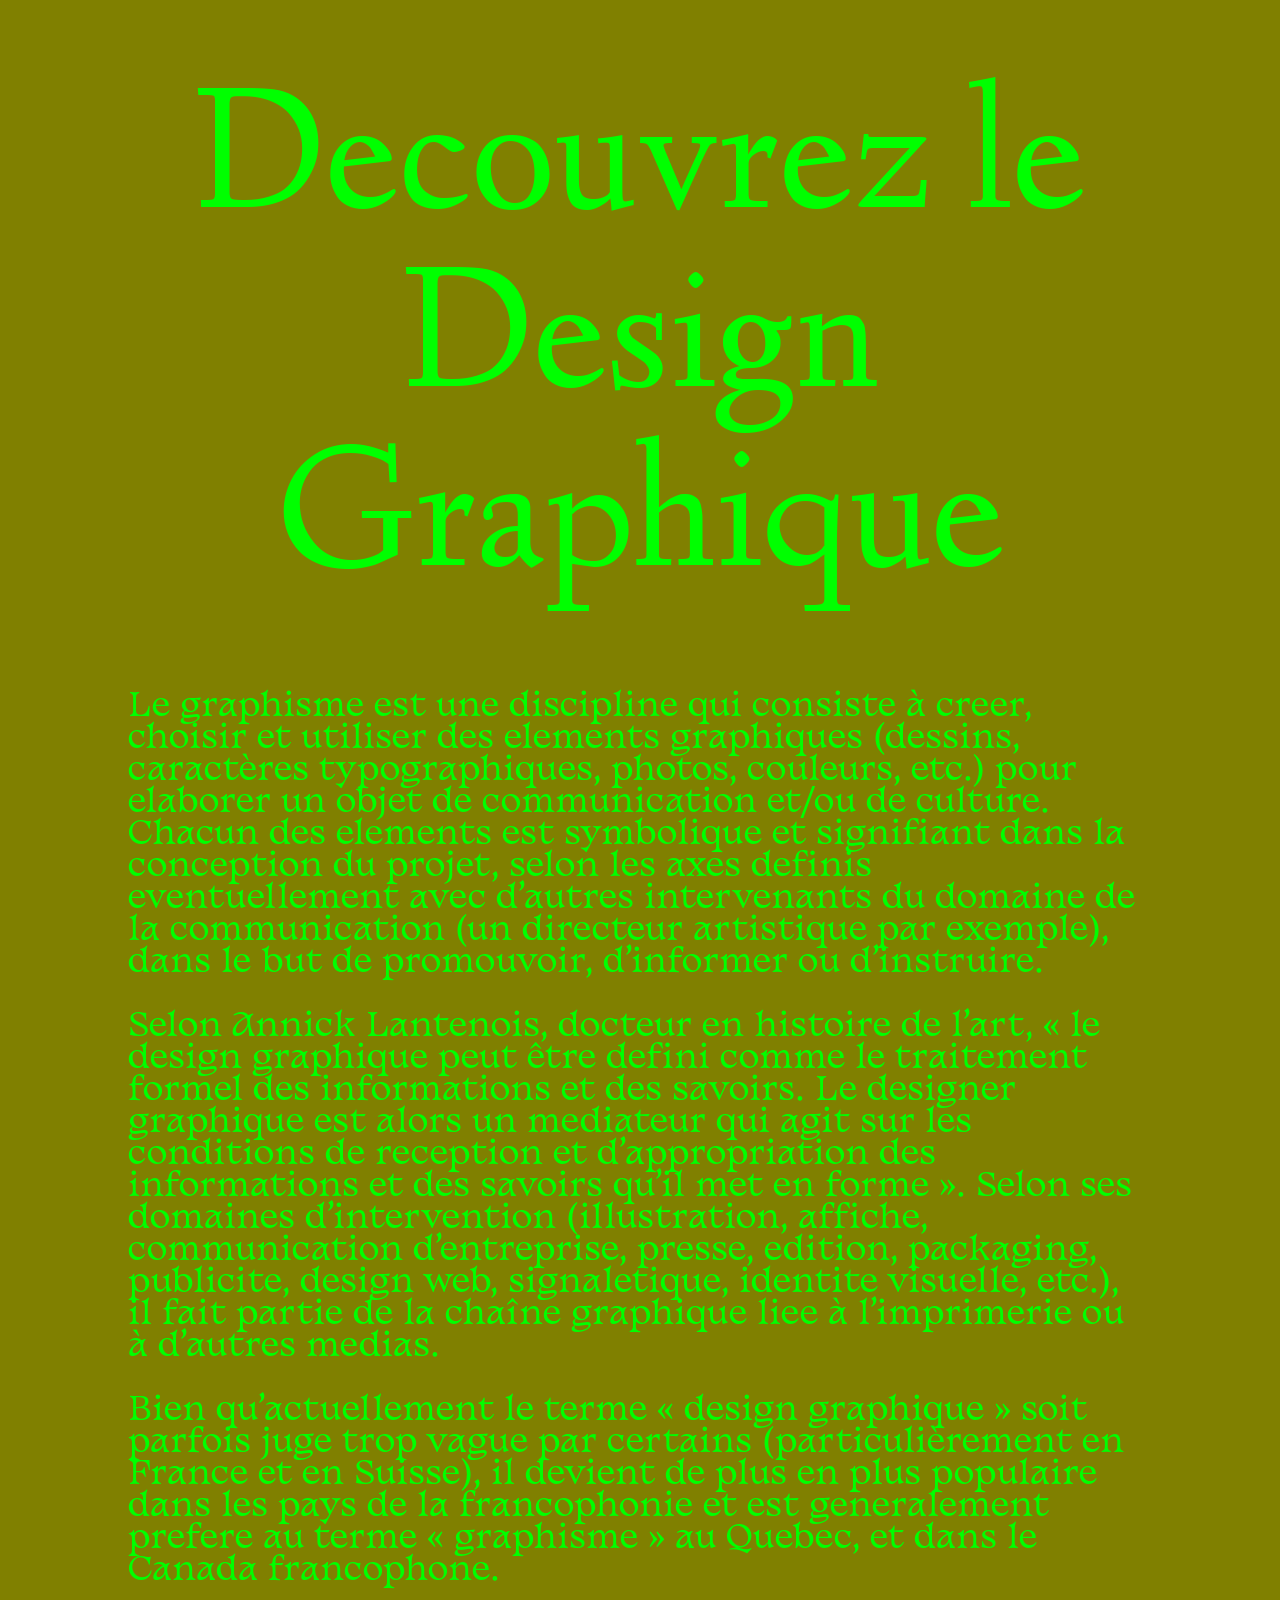
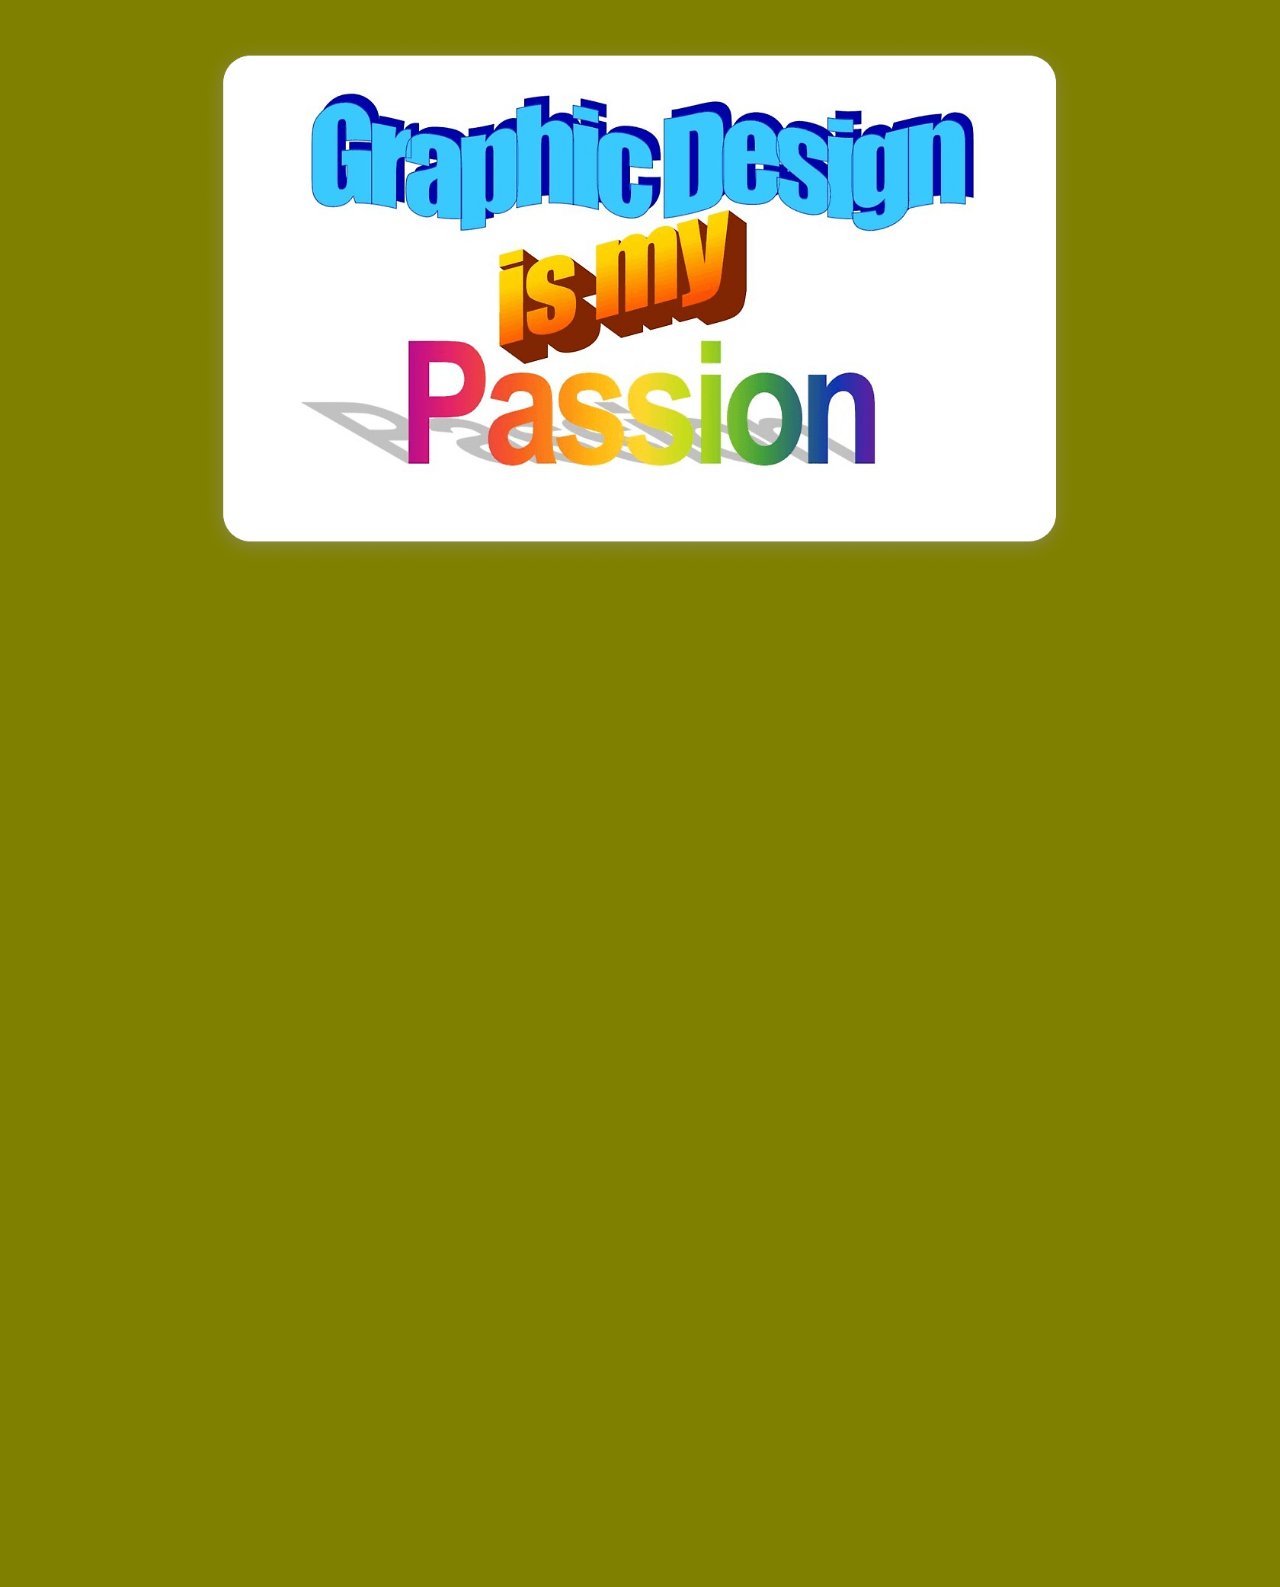
<file: html/randompagegen/index_AZNAL-MUNN_ANTON_1AA3.html>
<!DOCTYPE html>
<html>
  <head>
    <meta charset="utf-8" />
    <title>DesignGraphique</title>
    <link rel="stylesheet" href="../../css/style_AZNAL-MUNN_ANTON_1AA3.css" />
  </head>

  <body>
    <div>
      <h1>Decouvrez le Design Graphique</h1>
      <p>
        Le graphisme est une discipline qui consiste à creer, choisir et
        utiliser des elements graphiques (dessins, caractères typographiques,
        photos, couleurs, etc.) pour elaborer un objet de communication et/ou de
        culture. Chacun des elements est symbolique et signifiant dans la
        conception du projet, selon les axes definis eventuellement avec
        d&#8217;autres intervenants du domaine de la communication (un directeur
        artistique par exemple), dans le but de promouvoir, d&#8217;informer ou
        d&#8217;instruire.
      </p>
      <p>
        Selon Annick Lantenois, docteur en histoire de l&#8217;art, «&nbsp;le
        design graphique peut être defini comme le traitement formel des
        informations et des savoirs. Le designer graphique est alors un
        mediateur qui agit sur les conditions de reception et
        d&#8217;appropriation des informations et des savoirs qu&#8217;il met en
        forme&nbsp;». Selon ses domaines d&#8217;intervention (illustration,
        affiche, communication d&#8217;entreprise, presse, edition, packaging,
        publicite, design web, signaletique, identite visuelle, etc.), il fait
        partie de la chaîne graphique liee à l&#8217;imprimerie ou à
        d&#8217;autres medias.
      </p>
      <p>
        Bien qu&#8217;actuellement le terme «&nbsp;design graphique&nbsp;» soit
        parfois juge trop vague par certains (particulièrement en France et en
        Suisse), il devient de plus en plus populaire dans les pays de la
        francophonie et est generalement prefere au terme
        «&nbsp;graphisme&nbsp;» au Quebec, et dans le Canada francophone.
      </p>
      <figure>
        <img
          src="../../m/Design-7-2229221095.png"
          alt="GRaphique design is my passion"
        />
      </figure>
      <a href="https://www.youtube.com/embed/LCfBYE97rFk">Documentaire </a>
      <iframe src="https://www.youtube.com/embed/LCfBYE97rFk?autoplay=0&mute=0">
      </iframe>
      <script src="../../js/main_AZNAL-MUNN_ANTON_1AA3.js"></script>
    </div>
  </body>
</html>
</file>
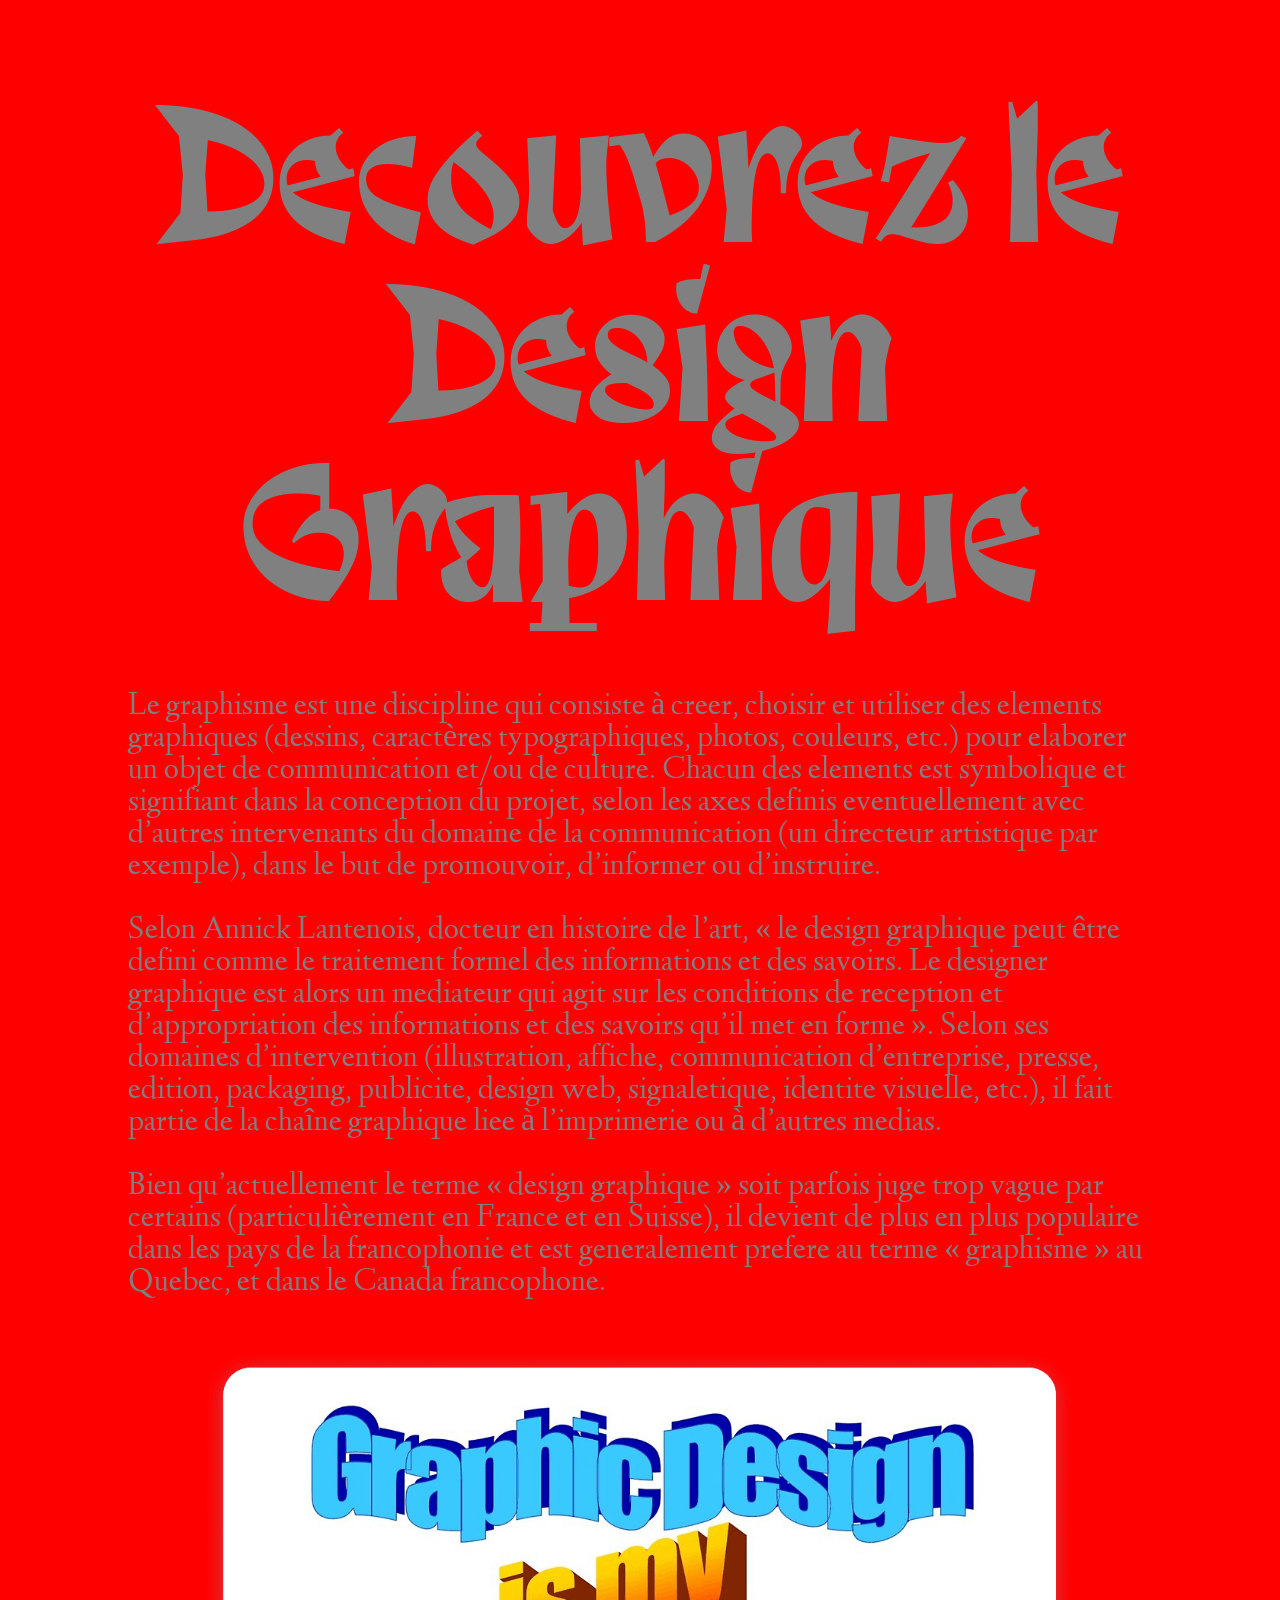
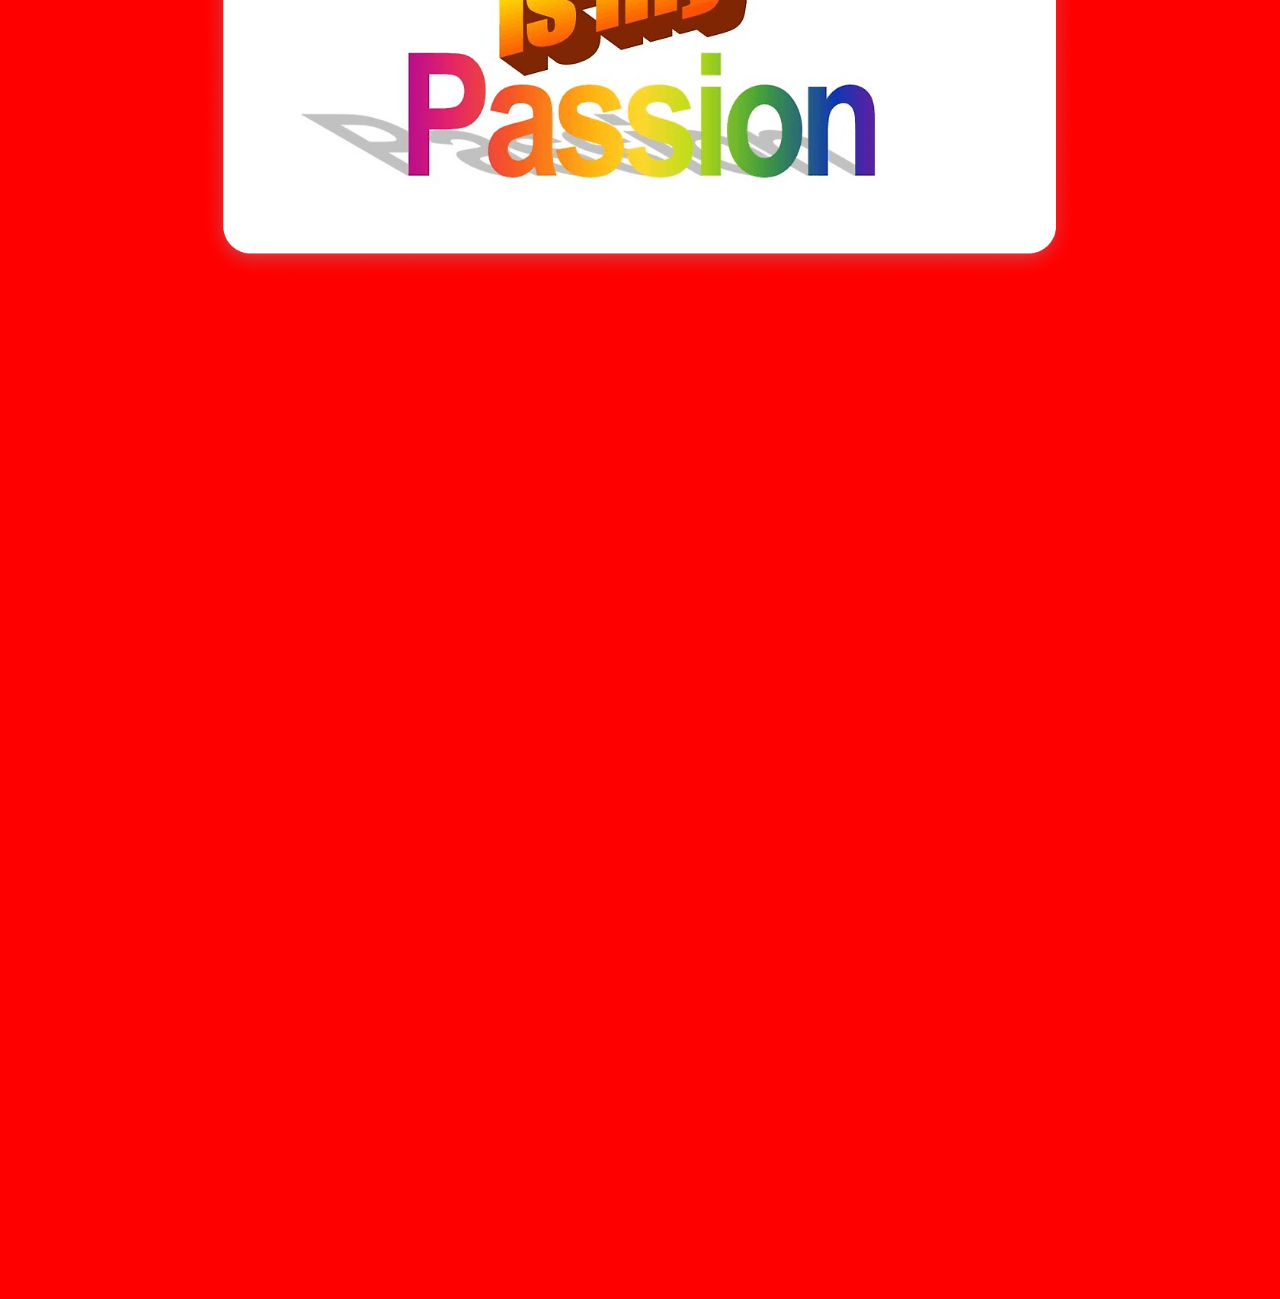
<file: html/randompagegen/index_random.html>
<!DOCTYPE html>
<html>
  <head>
    <meta charset="utf-8" />
    <title>DesignGraphique</title>
    <link rel="stylesheet" href="../../css/style_random.css" />
  </head>

  <body>
    <div>
      <h1>Decouvrez le Design Graphique</h1>
      <p>
        Le graphisme est une discipline qui consiste à creer, choisir et
        utiliser des elements graphiques (dessins, caractères typographiques,
        photos, couleurs, etc.) pour elaborer un objet de communication et/ou de
        culture. Chacun des elements est symbolique et signifiant dans la
        conception du projet, selon les axes definis eventuellement avec
        d&#8217;autres intervenants du domaine de la communication (un directeur
        artistique par exemple), dans le but de promouvoir, d&#8217;informer ou
        d&#8217;instruire.
      </p>
      <p>
        Selon Annick Lantenois, docteur en histoire de l&#8217;art, «&nbsp;le
        design graphique peut être defini comme le traitement formel des
        informations et des savoirs. Le designer graphique est alors un
        mediateur qui agit sur les conditions de reception et
        d&#8217;appropriation des informations et des savoirs qu&#8217;il met en
        forme&nbsp;». Selon ses domaines d&#8217;intervention (illustration,
        affiche, communication d&#8217;entreprise, presse, edition, packaging,
        publicite, design web, signaletique, identite visuelle, etc.), il fait
        partie de la chaîne graphique liee à l&#8217;imprimerie ou à
        d&#8217;autres medias.
      </p>
      <p>
        Bien qu&#8217;actuellement le terme «&nbsp;design graphique&nbsp;» soit
        parfois juge trop vague par certains (particulièrement en France et en
        Suisse), il devient de plus en plus populaire dans les pays de la
        francophonie et est generalement prefere au terme
        «&nbsp;graphisme&nbsp;» au Quebec, et dans le Canada francophone.
      </p>
      <figure>
        <img
          src="../../m/Design-7-2229221095.png"
          alt="GRaphique design is my passion"
        />
      </figure>
      <a href="https://www.youtube.com/embed/LCfBYE97rFk">Documentaire </a>
      <iframe src="https://www.youtube.com/embed/LCfBYE97rFk?autoplay=0&mute=0">
      </iframe>
      <script src="../../js/main_random.js"></script>
    </div>
  </body>
</html>
</file>
<file: css/style_AZNAL-MUNN_ANTON_1AA3.css>
/*      IMPORTS     */
@import url('./reset.css');

/*      FONTS       */
@font-face {
    font-family: 'blackout';
    src: url('./fonts/blackout_midnight-webfont.eot');
    src: url('./fonts/blackout_midnight-webfont.eot?#iefix') format('embedded-opentype'),
        url('./fonts/blackout_midnight-webfont.woff') format('woff'),
        url('./fonts/blackout_midnight-webfont.ttf') format('truetype'),
        url('./fonts/blackout_midnight-webfont.svg#webfont') format('svg');
}

@font-face {
    font-family: 'LindenHill';
    src: url('./fonts/LindenHill-webfont.eot');
    src: url('./fonts/LindenHill-webfont.eot?#iefix') format('embedded-opentype'),
        url('./fonts/LindenHill-webfont.woff') format('woff'),
        url('./fonts/LindenHill-webfont.ttf') format('truetype'),
        url('./fonts/LindenHill-webfont.svg#webfont') format('svg');
}

@font-face {
    font-family: 'resistanceregular';
    src: url('./fonts/resistance_generale-webfont.eot');
    src: url('./fonts/resistance_generale-webfont.eot?#iefix') format('embedded-opentype'),
        url('./fonts/resistance_generale-webfont.woff2') format('woff2'),
        url('./fonts/resistance_generale-webfont.woff') format('woff'),
        url('./fonts/resistance_generale-webfont.ttf') format('truetype');
    font-weight: normal;
    font-style: normal;
}

@font-face {
    font-family: 'Trickster_Regular';
    src: url('./fonts/Trickster-Regular.eot');
    src: url('./fonts/Trickster-Regular.eot?#iefix') format('embedded-opentype'),
        url('./fonts/Trickster-Regular.woff') format('woff'),
        url('./fonts/Trickster-Regular.woff2') format('woff2');
    font-weight: normal;
    font-style: normal;
}

@font-face {
    font-family: 'Mourier_Regular';
    src: url('./fonts/Mourier-Regular.eot');
    src: url('./fonts/Mourier-Regular.eot?iefix') format('embedded-opentype'),
        url('./fonts/Mourier-Regular.woff') format('woff'),
        url('./fonts/Mourier-Regular.woff2') format('woff2');
}

@font-face {
    font-family: 'Ouroboros_Regular';
    src: url('./fonts/Ouroboros-Regular.eot');
    src: url('./fonts/Ouroboros-Regular.eot?iefix') format('embedded-opentype'),
        url('./fonts/Ouroboros-Regular.woff') format('woff'),
        url('./fonts/Ouroboros-Regular.woff2') format('woff2');
}

@font-face {
    font-family: 'LeMurmure_Regular';
    src: url('./fonts/LeMurmure-Regular.eot');
    src: url('./fonts/LeMurmure-Regular.eot?iefix') format('embedded-opentype'),
        url('./fonts/LeMurmure-Regular.woff') format('woff'),
        url('./fonts/LeMurmure-Regular.woff2') format('woff2');
}

@font-face {
    font-family: 'Basteleur_Bold';
    src: url('./fonts/Basteleur-Bold.woff') format('woff');
    src: url('./fonts/Basteleur-Bold.woff2') format('woff2');
}

@font-face {
    font-family: 'Basteleur_Moonlight';
    src: url('./fonts/Basteleur-Moonlight.woff') format('woff');
    src: url('./fonts/Basteleur-Moonlight.woff2') format('woff2');
}

/*      VARIABLES       */
:root {
    --color-bg: null;
    --color-text: null;
    --color-scroll-bg: null;
    --color-scroll-thumb: silver;
    --color-scroll-thumb-hover: black;
    --font-title: null;
    --font-text: null;
}


/*      SCROLLING          */
::-webkit-scrollbar {
    width: 10px;
    background-color: var(--color-scroll-bg);
}

::-webkit-scrollbar-thumb {
    background: var(--color-text);
}

::-webkit-scrollbar-thumb:hover {
    background: var(--color-text);
}


/*      TAGS        */
body {
    background-color: var(--color-bg);
}

body>div {
    width: 80%;
    height: 102vh;
    margin: 0 auto;
}

h1 {
    color: var(--color-text);
    text-align: center;
    font-size: 14vw;
    margin-top: 7.5%;
    margin-bottom: 7.5%;
    font-family: var(--font-title);
    user-select: none;
}

p {
    font-size: 2.5vw;
    font-family: var(--font-text);
    color: var(--color-text);
    user-select: none;
    margin-bottom: 1em;
}

a {
    color: var(--color-bg);
}

figure {
    width: 100%;
    padding-bottom: 8vh;
}

figure img {
    display: block;
    margin: 0 auto;
    width: 100%;
}

iframe {
    width: 100%;
    height: 100%;
}
</file>
<file: css/style_random.css>
/*      IMPORTS     */
@import url('./reset.css');

/*      FONTS       */
@font-face {
    font-family: 'blackout';
    src: url('./fonts/blackout_midnight-webfont.eot');
    src: url('./fonts/blackout_midnight-webfont.eot?#iefix') format('embedded-opentype'),
        url('./fonts/blackout_midnight-webfont.woff') format('woff'),
        url('./fonts/blackout_midnight-webfont.ttf') format('truetype'),
        url('./fonts/blackout_midnight-webfont.svg#webfont') format('svg');
}

@font-face {
    font-family: 'LindenHill';
    src: url('./fonts/LindenHill-webfont.eot');
    src: url('./fonts/LindenHill-webfont.eot?#iefix') format('embedded-opentype'),
        url('./fonts/LindenHill-webfont.woff') format('woff'),
        url('./fonts/LindenHill-webfont.ttf') format('truetype'),
        url('./fonts/LindenHill-webfont.svg#webfont') format('svg');
}

@font-face {
    font-family: 'resistanceregular';
    src: url('./fonts/resistance_generale-webfont.eot');
    src: url('./fonts/resistance_generale-webfont.eot?#iefix') format('embedded-opentype'),
        url('./fonts/resistance_generale-webfont.woff2') format('woff2'),
        url('./fonts/resistance_generale-webfont.woff') format('woff'),
        url('./fonts/resistance_generale-webfont.ttf') format('truetype');
    font-weight: normal;
    font-style: normal;
}

@font-face {
    font-family: 'Trickster_Regular';
    src: url('./fonts/Trickster-Regular.eot');
    src: url('./fonts/Trickster-Regular.eot?#iefix') format('embedded-opentype'),
        url('./fonts/Trickster-Regular.woff') format('woff'),
        url('./fonts/Trickster-Regular.woff2') format('woff2');
    font-weight: normal;
    font-style: normal;
}

@font-face {
    font-family: 'Mourier_Regular';
    src: url('./fonts/Mourier-Regular.eot');
    src: url('./fonts/Mourier-Regular.eot?iefix') format('embedded-opentype'),
        url('./fonts/Mourier-Regular.woff') format('woff'),
        url('./fonts/Mourier-Regular.woff2') format('woff2');
}

@font-face {
    font-family: 'Ouroboros_Regular';
    src: url('./fonts/Ouroboros-Regular.eot');
    src: url('./fonts/Ouroboros-Regular.eot?iefix') format('embedded-opentype'),
        url('./fonts/Ouroboros-Regular.woff') format('woff'),
        url('./fonts/Ouroboros-Regular.woff2') format('woff2');
}

@font-face {
    font-family: 'LeMurmure_Regular';
    src: url('./fonts/LeMurmure-Regular.eot');
    src: url('./fonts/LeMurmure-Regular.eot?iefix') format('embedded-opentype'),
        url('./fonts/LeMurmure-Regular.woff') format('woff'),
        url('./fonts/LeMurmure-Regular.woff2') format('woff2');
}

@font-face {
    font-family: 'Basteleur_Bold';
    src: url('./fonts/Basteleur-Bold.woff') format('woff');
    src: url('./fonts/Basteleur-Bold.woff2') format('woff2');
}

@font-face {
    font-family: 'Basteleur_Moonlight';
    src: url('./fonts/Basteleur-Moonlight.woff') format('woff');
    src: url('./fonts/Basteleur-Moonlight.woff2') format('woff2');
}

/*      VARIABLES       */
:root {
    --color-bg: null;
    --color-text: null;
    --color-scroll-bg: null;
    --color-scroll-thumb: silver;
    --color-scroll-thumb-hover: black;
    --font-title: null;
    --font-text: null;
}


/*      SCROLLING          */
::-webkit-scrollbar {
    width: 10px;
    background-color: var(--color-scroll-bg);
}

::-webkit-scrollbar-thumb {
    background: var(--color-text);
}

::-webkit-scrollbar-thumb:hover {
    background: var(--color-text);
}


/*      TAGS        */
body {
    background-color: var(--color-bg);
}

body>div {
    width: 80%;
    height: 102vh;
    margin: 0 auto;
}

h1 {
    color: var(--color-text);
    text-align: center;
    font-size: 14vw;
    margin-top: 7.5%;
    margin-bottom: 7.5%;
    font-family: var(--font-title);
    user-select: none;
}

p {
    font-size: 2.5vw;
    font-family: var(--font-text);
    color: var(--color-text);
    user-select: none;
    margin-bottom: 1em;
}

a {
    color: var(--color-bg);
}

figure {
    width: 100%;
    padding-bottom: 8vh;
}

figure img {
    display: block;
    margin: 0 auto;
    width: 100%;
}

iframe {
    width: 100%;
    height: 100%;
}
</file>
